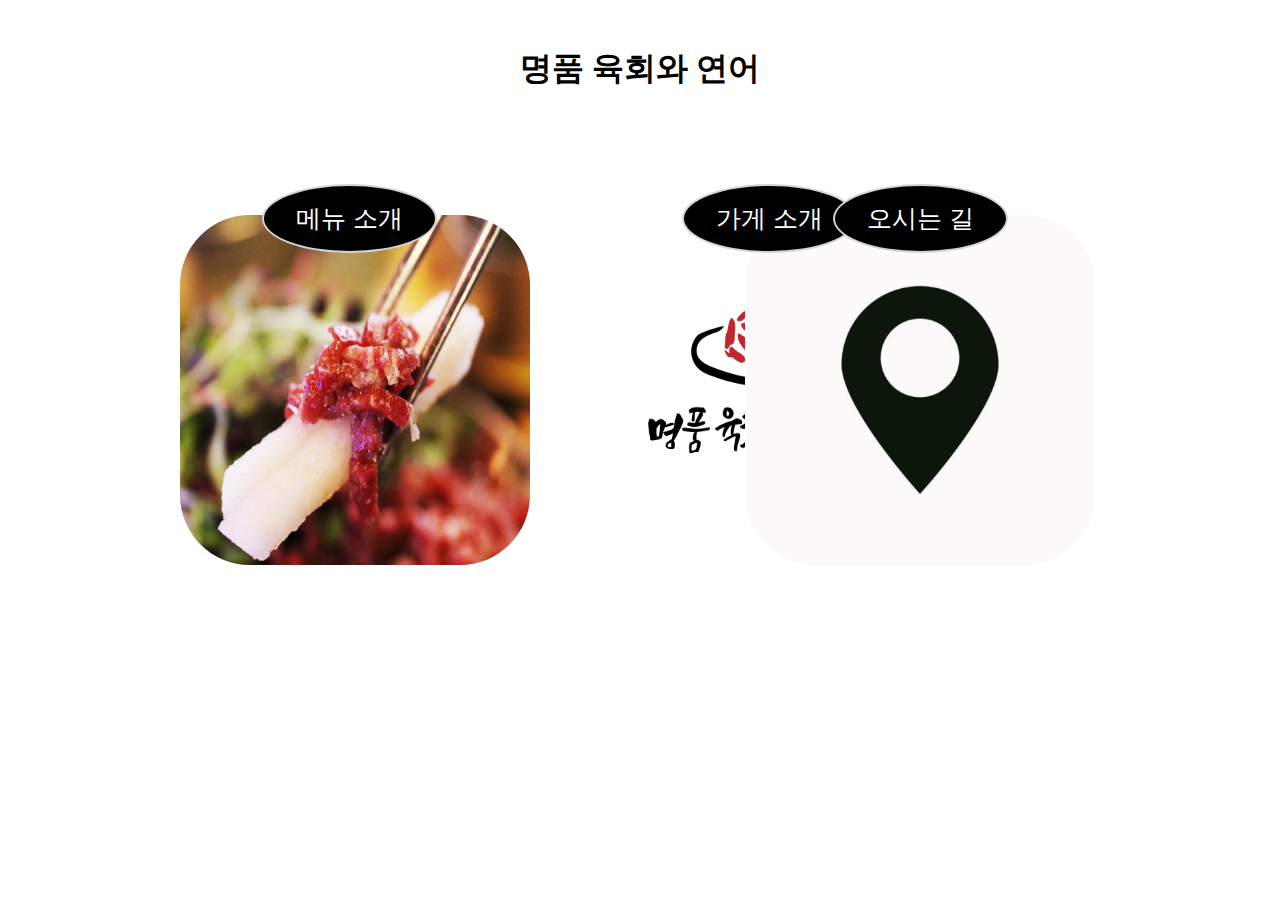
<file: 20171210 정혜선/index.html>
<!DOCTYPE html>

<!-- 가게소개, 메뉴, 오는길 -->


<head>

    <title>20171210 정혜선</title>
    <link rel = "stylesheet" href = "st.css">

</head>

<body>
</br>
<h1 style="text-align: center; color: black">
  명품 육회와 연어
</h1>

<h2 ></h2>


</br></br></br>

<img class="image" alt="logo" src="image/logo.jpg" style="left: 600px; top: 215px;">

<img class="image" alt="menu" src="image/jmt.jpg" style="left: 180px; top: 215px;">

<img class="image" alt="map" src="image/map.jfif" style="right: 185px; top: 215px;" >




<a href="link-intro.html">
<button class="button button1" style="position: absolute; left: 680px; top: 180px; " > 가게 소개 </button>
</a>

<a href="link-menu.html" style="padding: 16px 20px; ">
<button class="button button1" style="position: absolute; left: 260px; top: 180px; " > 메뉴 소개 </button>
</a>


<a href="link-map.html">
<button class="button button1" style="position: absolute; right: 270px; top: 180px; " > 오시는 길 </button>
</a>



</body>
</html>
</file>
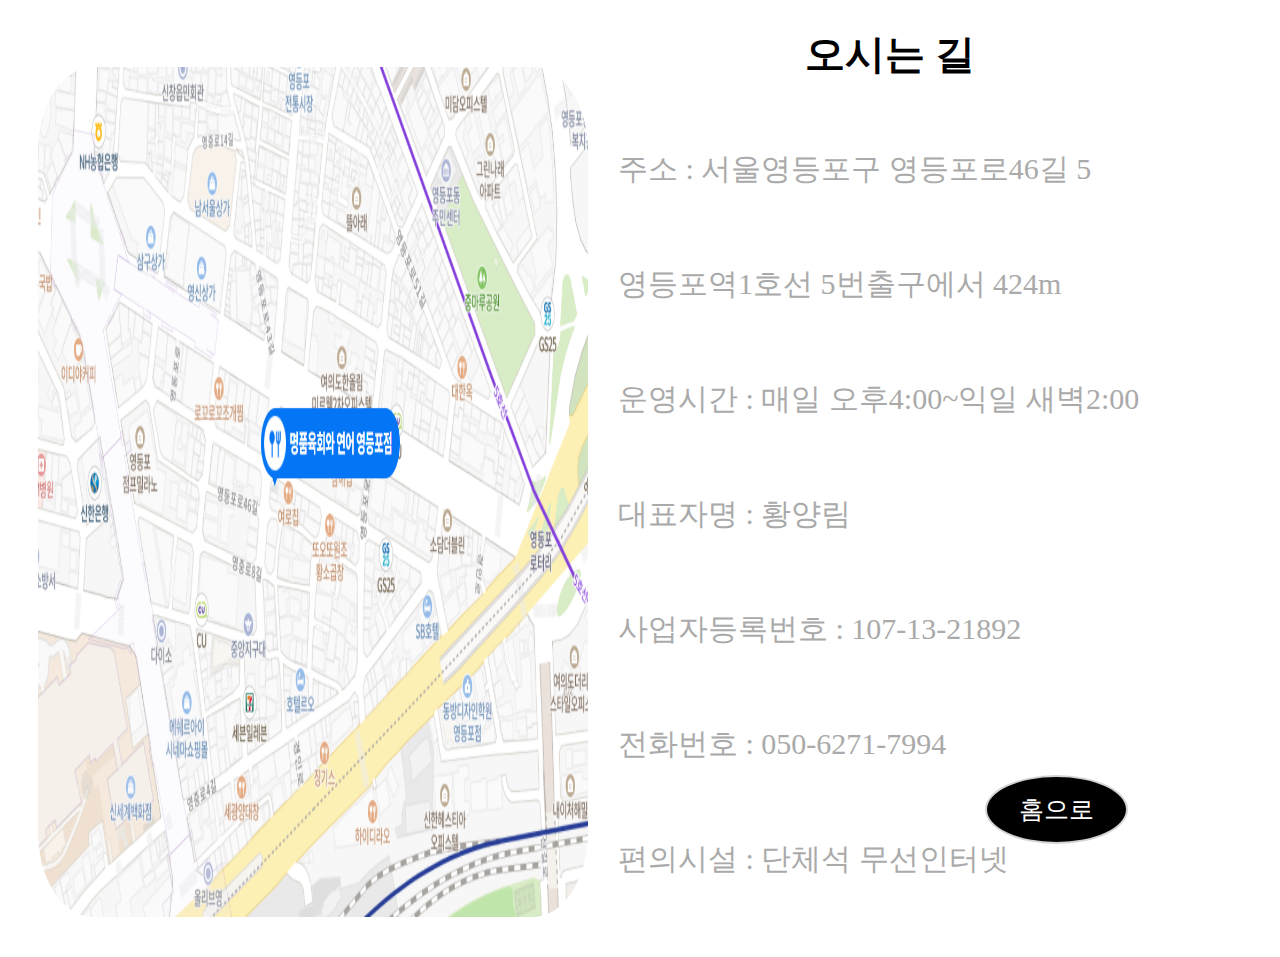
<file: 20171210 정혜선/link-map.html>
<!DOCTYPE html>

<head>

    <title> 20171210 정혜선 </title>
    <link rel = "stylesheet" href = "st.css">


</head>

<body>
  <img src="image/naver.PNG" style="float: left; width: 550px; height: 850px; margin-left: 30px; margin-right: 30px; margin-top: 40px; margin-bottom: 40px; border-radius: 10%;">



  <h1 style="text-align: center; font-size: 40px; color: black;">
      오시는 길&nbsp;&nbsp;&nbsp;&nbsp;&nbsp;&nbsp;&nbsp;&nbsp;&nbsp;&nbsp;&nbsp;
  </h1>
  
  
  <div class="box" style="font-size: 30px;">
    <p>주소 : 서울영등포구 영등포로46길 5 </p><br> <p>영등포역1호선 5번출구에서 424m</p><br><p>운영시간 : 매일 오후4:00~익일 새벽2:00</p><br>
    <p>대표자명 : 황양림</p><br>   <p>사업자등록번호 : 107-13-21892</p><br>   <p>전화번호 : 050-6271-7994</p><br>   <p>편의시설 : 단체석 무선인터넷</p>
  </div>
  
  
  
  <a href="index.html">
      <button class="button button1" style="position: fixed; right: 150px; bottom: 52px; " > 홈으로 </button>
  </a>
  
  
  


</body>


</html>
</file>
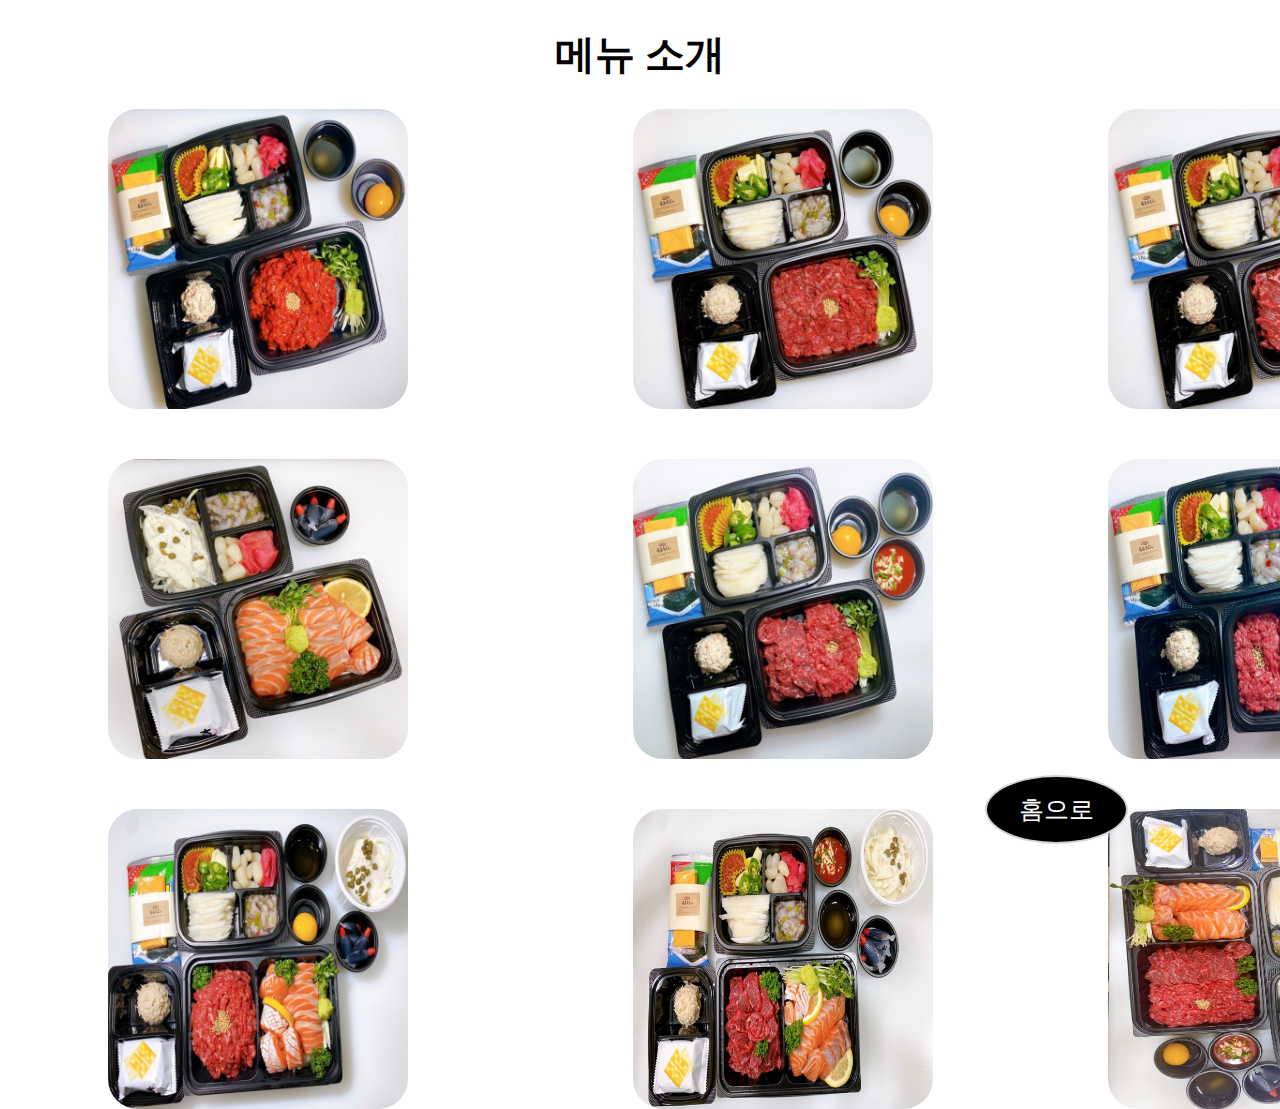
<file: 20171210 정혜선/link-menu.html>
<!DOCTYPE html>

<head>

    <title>20171210 정혜선</title>
    <link rel = "stylesheet" href = "st.css">

</head>

<body>

<h1 style="text-align: center; font-size: 40px; color: black;">
    메뉴 소개
</h1>



<div class="dropdown"> 
    <span><img src="image/hgm.jpg" style="position: absolute; left: 100px; right: 100px; width: 300px; height: 300px; border-radius: 10%;">
    </span>
    <div class="dropdown-content" style="color: black;">
        <p>오리지널 육회와는 차별화된 감칠맛을 더해주는 특제소스를 가미한 특별메뉴</p>
    </div>
</div>


<div class="dropdown"> 
    <span><img src="image/hom.jpg" style="position: absolute; left: 625px; right: 625px; width: 300px; height: 300px; border-radius: 10%;">
    </span>
    <div class="dropdown-content" style="color: black;">
        <p>최상급 한우육회의 고소한 풍미를 극대화 시켜줄 특제소스로 버무린 인기메뉴</p>
    </div>
</div>

<div class="dropdown"> 
    <span><img src="image/hms.jpg" style="position: absolute; left: 1100px; right: 1100px; width: 300px; height: 300px; border-radius: 10%;">
    </span>
    <div class="dropdown-content" style="color: black;">
        <p>당일 손질한 부위 중 소량으로만 엄선한 고소하고 찰진 식감을 자랑하는 인기메뉴</p>
    </div>
</div>


<div class="dropdown"> 
    <span><img src="image/ys.jpg" style="position: absolute; left: 100px; right: 100px; top: 350px; width: 300px; height: 300px; border-radius: 10%;">
    </span>
    <div class="dropdown-content" style="color: black;">
        <p>슈페리얼 프리미엄 등급의 생연어로 맛과 영양을 동시에 잡을 수 있는 추천메뉴</p>
    </div>
</div>

<div class="dropdown"> 
    <span><img src="image/hmandms.jpg" style="position: absolute; left: 625px; right: 625px; top: 350px; width: 300px; height: 300px; border-radius: 10%;">
    </span>
    <div class="dropdown-content" style="color: black;">
        <p>최상급 한우 육회와 육사시미를 동시에 맛볼수 있어 더 특별함을 느낄실 수 있는 인기 세트메뉴</p>
    </div>
</div>

<div class="dropdown"> 
    <span><img src="image/hmandgm.jpg" style="position: absolute; left: 1100px; right: 1100px; top: 350px; width: 300px; height: 300px; border-radius: 10%;">
    </span>
    <div class="dropdown-content" style="color: black;">
        <p>최상급 한우 육회를 두가지 맛으로 맛볼수 있어 더 특별함을 느끼실 수 있는 인기 세트메뉴</p>
    </div>
</div>

<div class="dropdown"> 
    <span><img src="image/hmandys.jpg" style="position: absolute; left: 100px; right: 100px; top: 700px; width: 300px; height: 300px; border-radius: 10%;">
    </span>
    <div class="dropdown-content" style="color: black;">
        <p>고민하시면 품절 육지와 강의 운명적인 만남 고객님들이 선호하는 Best 인기메뉴</p>
    </div>
</div>

<div class="dropdown"> 
    <span><img src="image/msandys.jpg" style="position: absolute; left: 625px; right: 625px; top: 700px; width: 300px; height: 300px; border-radius: 10%;">
    </span>
    <div class="dropdown-content" style="color: black;">
        <p>사시미 매니아 고객님들이 즐겨찾는 인기메뉴</p>
    </div>
</div>

<div class="dropdown"> 
    <span><img src="image/mys.jpg" style="position: absolute; left: 1100px; right: 1100px; top: 700px; width: 300px; height: 300px; border-radius: 10%;">
    </span>
    <div class="dropdown-content" style="color: black;">
        <p>명품이네 대표메뉴 세가지를 동시에 즐길 수 있는 스페셜 세트메뉴</p>
    </div>
</div>




<a href="index.html">
    <button class="button button1" style="position: fixed; right: 150px; bottom: 52px; " > 홈으로 </button>
</a>

</body>
</file>
<file: 20171210 정혜선/st.css>
body {
    background-color: white;
    color: black;
}




.spbutton {
  display: hide;
  border-radius: 20%;
  border: none;
  color: white;
  padding: none;
  text-align: center;
  text-decoration: none;
  display: block;
  font-size: 16px;
  margin: 30px 10px;
  transition-duration: 0.4s;
  cursor: pointer;
}

.spbutton1 {
  font-size: 25px;
  background-color: black; 
  color: white; 
  border: 2px solid lightgray;
}

.spbutton:hover {
  background-color: rgb(73, 73, 73);
  color: white;
}

.spbutton:active {
  display: block;
}




.button {
    border-radius: 70%;
    border: none;
    color: white;
    padding: 16px 32px;
    text-align: center;
    text-decoration: none;
    display: inline-block;
    font-size: 16px;
    margin: 4px 2px;
    transition-duration: 0.4s;
    cursor: pointer;
  }
  
  .button1 {
    font-size: 25px;
    background-color: black; 
    color: white; 
    border: 2px solid lightgray;
  }
  
  .button1:hover {
    background-color: rgb(73, 73, 73);
    color: white;
  }
  

  .image {
    position:absolute;
    width: 350px;
    height: 350px;
    border-radius: 20%;
  }


  

  .box {
    padding: 10px;
  }
  p {
    color: #aaa;
    margin-bottom: 10px;
  }
  p:hover {
    color: black
  }
  span1 {
    position: relative;
    font-weight: bold;
    color: #fff;
  }
  span1::after {
    content: '';
    display: block;
    width: 0;
    height: 5px;
    position: absolute;
    left: 0;
    bottom: 0px;
    /*background: rgba(200, 125, 220, .6);*/
    background: rgba(219, 166, 96, 0.68);
  }
  p:hover span1::after {
    width: 100%;
    transition: width .3s;
  }


  span2 {
    position: relative;
    font-weight: bold;
    color: #fff;
  }
  span2::after {
    content: '';
    display: block;
    width: 0;
    height: 5px;
    position: absolute;
    left: 0;
    bottom: 0px;
    /*background: rgba(200, 125, 220, .6);*/
    background: rgba(18, 219, 0, 0.68);
  }
  p:hover span2::after {
    width: 100%;
    transition: width .3s;
  }


  .dropdown {
    position: absolute;
    display: inline-block;
  }
  
  .dropdown-content {
    display: none;
    position: absolute;
    background-color: #f9f9f9;
    min-width: 180px;
    box-shadow: 0px 8px 16px 0px rgba(0,0,0,0.2);
    padding: 10px 32px;
    z-index: 1;
  }
  
  .dropdown:hover .dropdown-content {
    display: inline-block;
  }
</file>
